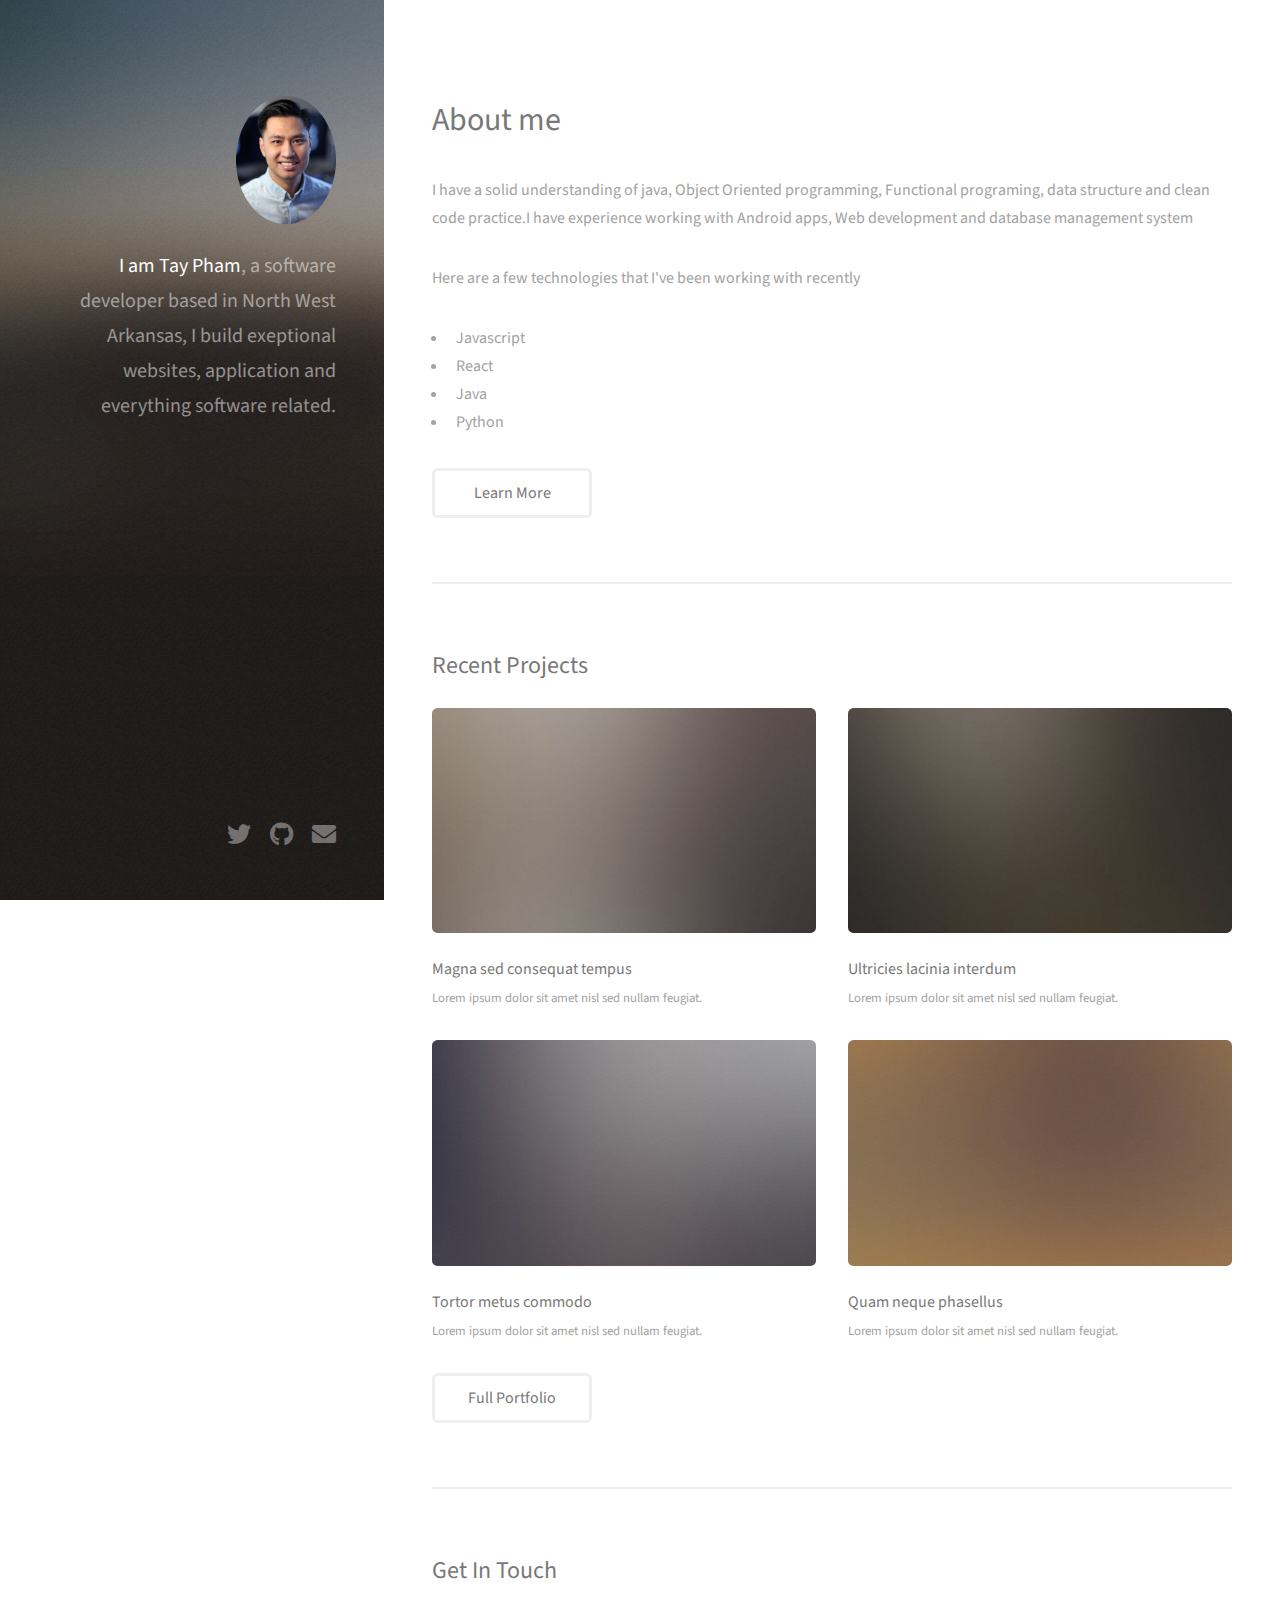
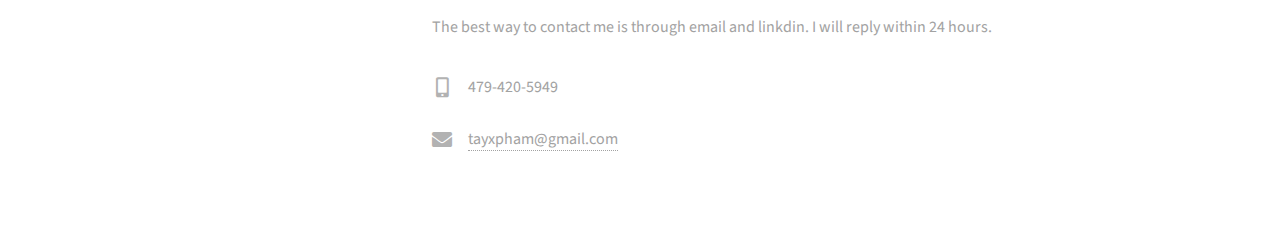
<file: index.html>
<!DOCTYPE HTML>
<!--
	Strata by HTML5 UP
	html5up.net | @ajlkn
	Free for personal and commercial use under the CCA 3.0 license (html5up.net/license)
-->
<html>
	<head>
		<title>Tay Pham</title>
		<meta charset="utf-8" />
		<meta name="viewport" content="width=device-width, initial-scale=1, user-scalable=no" />
		<link rel="stylesheet" href="assets/css/main.css" />
	</head>
	<body class="is-preload">

		<!-- Header -->
			<header id="header">
				<div class="inner">
					<a href="#" class="image avatar"><img src="images/avatar.jpg" alt="" /></a>
					<h1><strong>I am Tay Pham</strong>, a software developer
					based in North West Arkansas,<br />
					I build exeptional websites,<br />
					application and everything software related</a>.</h1>
				</div>
			</header>

		<!-- Main -->
			<div id="main">

				<!-- Summary -->
					<section id="one">
						<header class="major">
							<h2>About me</h2>
						</header>
						<p>I have a solid understanding of java, Object Oriented programming, Functional programing, 
							data structure and clean code practice.I have experience working with Android apps,
							Web development and database management system </p>
						<p> Here are a few technologies that I've been working with recently</p>
						<ul> 
							<li>Javascript</li>
							<li> React</li>
							<li>Java</li>
							<li> Python</li>
						</ul>
						<ul class="actions">
							<li><a href="#" class="button">Learn More</a></li>
						</ul>
					</section>

				<!-- Recent Projects -->
					<section id="two">
						<h2>Recent Projects</h2>
						<div class="row">
							<article class="col-6 col-12-xsmall work-item">
								<a href="images/fulls/01.jpg" class="image fit thumb"><img src="images/thumbs/01.jpg" alt="" /></a>
								<h3>Magna sed consequat tempus</h3>
								<p>Lorem ipsum dolor sit amet nisl sed nullam feugiat.</p>
							</article>
							<article class="col-6 col-12-xsmall work-item">
								<a href="images/fulls/02.jpg" class="image fit thumb"><img src="images/thumbs/02.jpg" alt="" /></a>
								<h3>Ultricies lacinia interdum</h3>
								<p>Lorem ipsum dolor sit amet nisl sed nullam feugiat.</p>
							</article>
							<article class="col-6 col-12-xsmall work-item">
								<a href="images/fulls/03.jpg" class="image fit thumb"><img src="images/thumbs/03.jpg" alt="" /></a>
								<h3>Tortor metus commodo</h3>
								<p>Lorem ipsum dolor sit amet nisl sed nullam feugiat.</p>
							</article>
							<article class="col-6 col-12-xsmall work-item">
								<a href="images/fulls/04.jpg" class="image fit thumb"><img src="images/thumbs/04.jpg" alt="" /></a>
								<h3>Quam neque phasellus</h3>
								<p>Lorem ipsum dolor sit amet nisl sed nullam feugiat.</p>
							</article>
							<!-- <article class="col-6 col-12-xsmall work-item">
								<a href="images/fulls/05.jpg" class="image fit thumb"><img src="images/thumbs/05.jpg" alt="" /></a>
								<h3>Nunc enim commodo aliquet</h3>
								<p>Lorem ipsum dolor sit amet nisl sed nullam feugiat.</p>
							</article>
							<article class="col-6 col-12-xsmall work-item">
								<a href="images/fulls/06.jpg" class="image fit thumb"><img src="images/thumbs/06.jpg" alt="" /></a>
								<h3>Risus ornare lacinia</h3>
								<p>Lorem ipsum dolor sit amet nisl sed nullam feugiat.</p>
							</article> -->
						</div>
						<ul class="actions">
							<li><a href="#" class="button">Full Portfolio</a></li>
						</ul>
					</section>

				<!-- Get in touch -->
					<section id="three">
						<h2>Get In Touch</h2>
						<p>The best way to contact me is through email and linkdin. I will reply within 24 hours.</p>
						<div class="row">
							<!-- <div class="col-8 col-12-small">
								<form method="post" action="#">
									<div class="row gtr-uniform gtr-50">
										<div class="col-6 col-12-xsmall"><input type="text" name="name" id="name" placeholder="Name" /></div>
										<div class="col-6 col-12-xsmall"><input type="email" name="email" id="email" placeholder="Email" /></div>
										<div class="col-12"><textarea name="message" id="message" placeholder="Message" rows="4"></textarea></div>
									</div>
								</form>
								<ul class="actions">
									<li><input type="submit" value="Send Message" /></li>
								</ul>
							</div> -->
							<div class="col-4 col-12-small">
								<ul class="labeled-icons">
									
									<li>
										<h3 class="icon solid fa-mobile-alt"><span class="label">Phone</span></h3>
										479-420-5949
									</li>
									<li>
										<h3 class="icon solid fa-envelope"><span class="label">Email</span></h3>
										<a href="#">tayxpham@gmail.com</a>
									</li>
								</ul>
							</div>
						</div>
					</section>

				<!-- Four -->
				<!--
					<section id="four">
						<h2>Elements</h2>

						<section>
							<h4>Text</h4>
							<p>This is <b>bold</b> and this is <strong>strong</strong>. This is <i>italic</i> and this is <em>emphasized</em>.
							This is <sup>superscript</sup> text and this is <sub>subscript</sub> text.
							This is <u>underlined</u> and this is code: <code>for (;;) { ... }</code>. Finally, <a href="#">this is a link</a>.</p>
							<hr />
							<header>
								<h4>Heading with a Subtitle</h4>
								<p>Lorem ipsum dolor sit amet nullam id egestas urna aliquam</p>
							</header>
							<p>Nunc lacinia ante nunc ac lobortis. Interdum adipiscing gravida odio porttitor sem non mi integer non faucibus ornare mi ut ante amet placerat aliquet. Volutpat eu sed ante lacinia sapien lorem accumsan varius montes viverra nibh in adipiscing blandit tempus accumsan.</p>
							<header>
								<h5>Heading with a Subtitle</h5>
								<p>Lorem ipsum dolor sit amet nullam id egestas urna aliquam</p>
							</header>
							<p>Nunc lacinia ante nunc ac lobortis. Interdum adipiscing gravida odio porttitor sem non mi integer non faucibus ornare mi ut ante amet placerat aliquet. Volutpat eu sed ante lacinia sapien lorem accumsan varius montes viverra nibh in adipiscing blandit tempus accumsan.</p>
							<hr />
							<h2>Heading Level 2</h2>
							<h3>Heading Level 3</h3>
							<h4>Heading Level 4</h4>
							<h5>Heading Level 5</h5>
							<h6>Heading Level 6</h6>
							<hr />
							<h5>Blockquote</h5>
							<blockquote>Fringilla nisl. Donec accumsan interdum nisi, quis tincidunt felis sagittis eget tempus euismod. Vestibulum ante ipsum primis in faucibus vestibulum. Blandit adipiscing eu felis iaculis volutpat ac adipiscing accumsan faucibus. Vestibulum ante ipsum primis in faucibus lorem ipsum dolor sit amet nullam adipiscing eu felis.</blockquote>
							<h5>Preformatted</h5>
							<pre><code>i = 0;

while (!deck.isInOrder()) {
print 'Iteration ' + i;
deck.shuffle();
i++;
}

print 'It took ' + i + ' iterations to sort the deck.';</code></pre>
						</section>

						<section>
							<h4>Lists</h4>
							<div class="row">
								<div class="col-6 col-12-xsmall">
									<h5>Unordered</h5>
									<ul>
										<li>Dolor pulvinar etiam magna etiam.</li>
										<li>Sagittis adipiscing lorem eleifend.</li>
										<li>Felis enim feugiat dolore viverra.</li>
									</ul>
									<h5>Alternate</h5>
									<ul class="alt">
										<li>Dolor pulvinar etiam magna etiam.</li>
										<li>Sagittis adipiscing lorem eleifend.</li>
										<li>Felis enim feugiat dolore viverra.</li>
									</ul>
								</div>
								<div class="col-6 col-12-xsmall">
									<h5>Ordered</h5>
									<ol>
										<li>Dolor pulvinar etiam magna etiam.</li>
										<li>Etiam vel felis at lorem sed viverra.</li>
										<li>Felis enim feugiat dolore viverra.</li>
										<li>Dolor pulvinar etiam magna etiam.</li>
										<li>Etiam vel felis at lorem sed viverra.</li>
										<li>Felis enim feugiat dolore viverra.</li>
									</ol>
									<h5>Icons</h5>
									<ul class="icons">
										<li><a href="#" class="icon brands fa-twitter"><span class="label">Twitter</span></a></li>
										<li><a href="#" class="icon brands fa-facebook-f"><span class="label">Facebook</span></a></li>
										<li><a href="#" class="icon brands fa-instagram"><span class="label">Instagram</span></a></li>
										<li><a href="#" class="icon brands fa-github"><span class="label">Github</span></a></li>
										<li><a href="#" class="icon brands fa-dribbble"><span class="label">Dribbble</span></a></li>
										<li><a href="#" class="icon brands fa-tumblr"><span class="label">Tumblr</span></a></li>
									</ul>
								</div>
							</div>
							<h5>Actions</h5>
							<ul class="actions">
								<li><a href="#" class="button primary">Default</a></li>
								<li><a href="#" class="button">Default</a></li>
							</ul>
							<ul class="actions small">
								<li><a href="#" class="button primary small">Small</a></li>
								<li><a href="#" class="button small">Small</a></li>
							</ul>
							<div class="row">
								<div class="col-6 col-12-small">
									<ul class="actions stacked">
										<li><a href="#" class="button primary">Default</a></li>
										<li><a href="#" class="button">Default</a></li>
									</ul>
								</div>
								<div class="col-6 col-12-small">
									<ul class="actions stacked">
										<li><a href="#" class="button primary small">Small</a></li>
										<li><a href="#" class="button small">Small</a></li>
									</ul>
								</div>
								<div class="col-6 col-12-small">
									<ul class="actions stacked">
										<li><a href="#" class="button primary fit">Default</a></li>
										<li><a href="#" class="button fit">Default</a></li>
									</ul>
								</div>
								<div class="col-6 col-12-small">
									<ul class="actions stacked">
										<li><a href="#" class="button primary small fit">Small</a></li>
										<li><a href="#" class="button small fit">Small</a></li>
									</ul>
								</div>
							</div>
						</section>

						<section>
							<h4>Table</h4>
							<h5>Default</h5>
							<div class="table-wrapper">
								<table>
									<thead>
										<tr>
											<th>Name</th>
											<th>Description</th>
											<th>Price</th>
										</tr>
									</thead>
									<tbody>
										<tr>
											<td>Item One</td>
											<td>Ante turpis integer aliquet porttitor.</td>
											<td>29.99</td>
										</tr>
										<tr>
											<td>Item Two</td>
											<td>Vis ac commodo adipiscing arcu aliquet.</td>
											<td>19.99</td>
										</tr>
										<tr>
											<td>Item Three</td>
											<td> Morbi faucibus arcu accumsan lorem.</td>
											<td>29.99</td>
										</tr>
										<tr>
											<td>Item Four</td>
											<td>Vitae integer tempus condimentum.</td>
											<td>19.99</td>
										</tr>
										<tr>
											<td>Item Five</td>
											<td>Ante turpis integer aliquet porttitor.</td>
											<td>29.99</td>
										</tr>
									</tbody>
									<tfoot>
										<tr>
											<td colspan="2"></td>
											<td>100.00</td>
										</tr>
									</tfoot>
								</table>
							</div>

							<h5>Alternate</h5>
							<div class="table-wrapper">
								<table class="alt">
									<thead>
										<tr>
											<th>Name</th>
											<th>Description</th>
											<th>Price</th>
										</tr>
									</thead>
									<tbody>
										<tr>
											<td>Item One</td>
											<td>Ante turpis integer aliquet porttitor.</td>
											<td>29.99</td>
										</tr>
										<tr>
											<td>Item Two</td>
											<td>Vis ac commodo adipiscing arcu aliquet.</td>
											<td>19.99</td>
										</tr>
										<tr>
											<td>Item Three</td>
											<td> Morbi faucibus arcu accumsan lorem.</td>
											<td>29.99</td>
										</tr>
										<tr>
											<td>Item Four</td>
											<td>Vitae integer tempus condimentum.</td>
											<td>19.99</td>
										</tr>
										<tr>
											<td>Item Five</td>
											<td>Ante turpis integer aliquet porttitor.</td>
											<td>29.99</td>
										</tr>
									</tbody>
									<tfoot>
										<tr>
											<td colspan="2"></td>
											<td>100.00</td>
										</tr>
									</tfoot>
								</table>
							</div>
						</section>

						<section>
							<h4>Buttons</h4>
							<ul class="actions">
								<li><a href="#" class="button primary">Primary</a></li>
								<li><a href="#" class="button">Default</a></li>
							</ul>
							<ul class="actions">
								<li><a href="#" class="button large">Large</a></li>
								<li><a href="#" class="button">Default</a></li>
								<li><a href="#" class="button small">Small</a></li>
							</ul>
							<ul class="actions fit">
								<li><a href="#" class="button primary fit">Fit</a></li>
								<li><a href="#" class="button fit">Fit</a></li>
							</ul>
							<ul class="actions fit small">
								<li><a href="#" class="button primary fit small">Fit + Small</a></li>
								<li><a href="#" class="button fit small">Fit + Small</a></li>
							</ul>
							<ul class="actions">
								<li><a href="#" class="button primary icon solid fa-download">Icon</a></li>
								<li><a href="#" class="button icon solid fa-download">Icon</a></li>
							</ul>
							<ul class="actions">
								<li><span class="button primary disabled">Primary</span></li>
								<li><span class="button disabled">Default</span></li>
							</ul>
						</section>

						<section>
							<h4>Form</h4>
							<form method="post" action="#">
								<div class="row gtr-uniform gtr-50">
									<div class="col-6 col-12-xsmall">
										<input type="text" name="demo-name" id="demo-name" value="" placeholder="Name" />
									</div>
									<div class="col-6 col-12-xsmall">
										<input type="email" name="demo-email" id="demo-email" value="" placeholder="Email" />
									</div>
									<div class="col-12">
										<select name="demo-category" id="demo-category">
											<option value="">- Category -</option>
											<option value="1">Manufacturing</option>
											<option value="1">Shipping</option>
											<option value="1">Administration</option>
											<option value="1">Human Resources</option>
										</select>
									</div>
									<div class="col-4 col-12-small">
										<input type="radio" id="demo-priority-low" name="demo-priority" checked>
										<label for="demo-priority-low">Low Priority</label>
									</div>
									<div class="col-4 col-12-small">
										<input type="radio" id="demo-priority-normal" name="demo-priority">
										<label for="demo-priority-normal">Normal Priority</label>
									</div>
									<div class="col-4 col-12-small">
										<input type="radio" id="demo-priority-high" name="demo-priority">
										<label for="demo-priority-high">High Priority</label>
									</div>
									<div class="col-6 col-12-small">
										<input type="checkbox" id="demo-copy" name="demo-copy">
										<label for="demo-copy">Email me a copy of this message</label>
									</div>
									<div class="col-6 col-12-small">
										<input type="checkbox" id="demo-human" name="demo-human" checked>
										<label for="demo-human">I am a human and not a robot</label>
									</div>
									<div class="col-12">
										<textarea name="demo-message" id="demo-message" placeholder="Enter your message" rows="6"></textarea>
									</div>
									<div class="col-12">
										<ul class="actions">
											<li><input type="submit" value="Send Message" class="primary" /></li>
											<li><input type="reset" value="Reset" /></li>
										</ul>
									</div>
								</div>
							</form>
						</section>

						<section>
							<h4>Image</h4>
							<h5>Fit</h5>
							<div class="box alt">
								<div class="row gtr-50 gtr-uniform">
									<div class="col-12"><span class="image fit"><img src="images/fulls/05.jpg" alt="" /></span></div>
									<div class="col-4"><span class="image fit"><img src="images/thumbs/01.jpg" alt="" /></span></div>
									<div class="col-4"><span class="image fit"><img src="images/thumbs/02.jpg" alt="" /></span></div>
									<div class="col-4"><span class="image fit"><img src="images/thumbs/03.jpg" alt="" /></span></div>
									<div class="col-4"><span class="image fit"><img src="images/thumbs/04.jpg" alt="" /></span></div>
									<div class="col-4"><span class="image fit"><img src="images/thumbs/05.jpg" alt="" /></span></div>
									<div class="col-4"><span class="image fit"><img src="images/thumbs/06.jpg" alt="" /></span></div>
									<div class="col-4"><span class="image fit"><img src="images/thumbs/03.jpg" alt="" /></span></div>
									<div class="col-4"><span class="image fit"><img src="images/thumbs/02.jpg" alt="" /></span></div>
									<div class="col-4"><span class="image fit"><img src="images/thumbs/01.jpg" alt="" /></span></div>
								</div>
							</div>
							<h5>Left &amp; Right</h5>
							<p><span class="image left"><img src="images/avatar.jpg" alt="" /></span>Fringilla nisl. Donec accumsan interdum nisi, quis tincidunt felis sagittis eget. tempus euismod. Vestibulum ante ipsum primis in faucibus vestibulum. Blandit adipiscing eu felis iaculis volutpat ac adipiscing accumsan eu faucibus. Integer ac pellentesque praesent tincidunt felis sagittis eget. tempus euismod. Vestibulum ante ipsum primis in faucibus vestibulum. Blandit adipiscing eu felis iaculis volutpat ac adipiscing accumsan eu faucibus. Integer ac pellentesque praesent. Donec accumsan interdum nisi, quis tincidunt felis sagittis eget. tempus euismod. Vestibulum ante ipsum primis in faucibus vestibulum. Blandit adipiscing eu felis iaculis volutpat ac adipiscing accumsan eu faucibus. Integer ac pellentesque praesent tincidunt felis sagittis eget. tempus euismod. Vestibulum ante ipsum primis in faucibus vestibulum. Blandit adipiscing eu felis iaculis volutpat ac adipiscing accumsan eu faucibus. Integer ac pellentesque praesent.</p>
							<p><span class="image right"><img src="images/avatar.jpg" alt="" /></span>Fringilla nisl. Donec accumsan interdum nisi, quis tincidunt felis sagittis eget. tempus euismod. Vestibulum ante ipsum primis in faucibus vestibulum. Blandit adipiscing eu felis iaculis volutpat ac adipiscing accumsan eu faucibus. Integer ac pellentesque praesent tincidunt felis sagittis eget. tempus euismod. Vestibulum ante ipsum primis in faucibus vestibulum. Blandit adipiscing eu felis iaculis volutpat ac adipiscing accumsan eu faucibus. Integer ac pellentesque praesent. Donec accumsan interdum nisi, quis tincidunt felis sagittis eget. tempus euismod. Vestibulum ante ipsum primis in faucibus vestibulum. Blandit adipiscing eu felis iaculis volutpat ac adipiscing accumsan eu faucibus. Integer ac pellentesque praesent tincidunt felis sagittis eget. tempus euismod. Vestibulum ante ipsum primis in faucibus vestibulum. Blandit adipiscing eu felis iaculis volutpat ac adipiscing accumsan eu faucibus. Integer ac pellentesque praesent.</p>
						</section>

					</section>
				-->

			</div>

		<!-- Footer -->
			<footer id="footer">
				<div class="inner">
					<ul class="icons">
						<li><a href="https://twitter.com/TayPham5" class="icon brands fa-twitter"><span class="label">Twitter</span></a></li>
						<li><a href="https://github.com/taypham" class="icon brands fa-github"><span class="label">Github</span></a></li>
						<li><a href="" class="icon solid fa-envelope"><span class="label">Email</span></a></li>
					</ul>
					
				</div>
			</footer>

		<!-- Scripts -->
			<script src="assets/js/jquery.min.js"></script>
			<script src="assets/js/jquery.poptrox.min.js"></script>
			<script src="assets/js/browser.min.js"></script>
			<script src="assets/js/breakpoints.min.js"></script>
			<script src="assets/js/util.js"></script>
			<script src="assets/js/main.js"></script>

	</body>
</html>
</file>
<file: assets/css/main.css>
@import url("fontawesome-all.min.css");
@import url("https://fonts.googleapis.com/css?family=Source+Sans+Pro:400,400italic");

/*
	Strata by HTML5 UP
	html5up.net | @ajlkn
	Free for personal and commercial use under the CCA 3.0 license (html5up.net/license)
*/

html, body, div, span, applet, object,
iframe, h1, h2, h3, h4, h5, h6, p, blockquote,
pre, a, abbr, acronym, address, big, cite,
code, del, dfn, em, img, ins, kbd, q, s, samp,
small, strike, strong, sub, sup, tt, var, b,
u, i, center, dl, dt, dd, ol, ul, li, fieldset,
form, label, legend, table, caption, tbody,
tfoot, thead, tr, th, td, article, aside,
canvas, details, embed, figure, figcaption,
footer, header, hgroup, menu, nav, output, ruby,
section, summary, time, mark, audio, video {
	margin: 0;
	padding: 0;
	border: 0;
	font-size: 100%;
	font: inherit;
	vertical-align: baseline;}

article, aside, details, figcaption, figure,
footer, header, hgroup, menu, nav, section {
	display: block;}

body {
	line-height: 1;
}

ol, ul {
	list-style: none;
}

blockquote, q {
	quotes: none;
}

	blockquote:before, blockquote:after, q:before, q:after {
		content: '';
		content: none;
	}

table {
	border-collapse: collapse;
	border-spacing: 0;
}

body {
	-webkit-text-size-adjust: none;
}

mark {
	background-color: transparent;
	color: inherit;
}

input::-moz-focus-inner {
	border: 0;
	padding: 0;
}

input, select, textarea {
	-moz-appearance: none;
	-webkit-appearance: none;
	-ms-appearance: none;
	appearance: none;
}

/* Basic */

	html {
		box-sizing: border-box;
	}

	*, *:before, *:after {
		box-sizing: inherit;
	}

	body {
		background: #fff;
	}

		body.is-preload *, body.is-preload *:before, body.is-preload *:after {
			-moz-animation: none !important;
			-webkit-animation: none !important;
			-ms-animation: none !important;
			animation: none !important;
			-moz-transition: none !important;
			-webkit-transition: none !important;
			-ms-transition: none !important;
			transition: none !important;
		}

	body, input, select, textarea {
		color: #a2a2a2;
		font-family: "Source Sans Pro", Helvetica, sans-serif;
		font-size: 16pt;
		font-weight: 400;
		line-height: 1.75em;
	}

	a {
		-moz-transition: color 0.2s ease-in-out, border-color 0.2s ease-in-out;
		-webkit-transition: color 0.2s ease-in-out, border-color 0.2s ease-in-out;
		-ms-transition: color 0.2s ease-in-out, border-color 0.2s ease-in-out;
		transition: color 0.2s ease-in-out, border-color 0.2s ease-in-out;
		border-bottom: dotted 1px;
		color: #49bf9d;
		text-decoration: none;
	}

		a:hover {
			border-bottom-color: transparent;
			color: #49bf9d !important;
			text-decoration: none;
		}

	strong, b {
		color: #787878;
		font-weight: 400;
	}

	em, i {
		font-style: italic;
	}

	p {
		margin: 0 0 2em 0;
	}

	h1, h2, h3, h4, h5, h6 {
		color: #787878;
		font-weight: 400;
		line-height: 1em;
		margin: 0 0 1em 0;
	}

		h1 a, h2 a, h3 a, h4 a, h5 a, h6 a {
			color: inherit;
			text-decoration: none;
		}

	h1 {
		font-size: 2em;
		line-height: 1.5em;
	}

	h2 {
		font-size: 1.5em;
		line-height: 1.5em;
	}

	h3 {
		font-size: 1.25em;
		line-height: 1.5em;
	}

	h4 {
		font-size: 1.1em;
		line-height: 1.5em;
	}

	h5 {
		font-size: 0.9em;
		line-height: 1.5em;
	}

	h6 {
		font-size: 0.7em;
		line-height: 1.5em;
	}

	sub {
		font-size: 0.8em;
		position: relative;
		top: 0.5em;
	}

	sup {
		font-size: 0.8em;
		position: relative;
		top: -0.5em;
	}

	hr {
		border: 0;
		border-bottom: solid 2px #efefef;
		margin: 2em 0;
	}

		hr.major {
			margin: 3em 0;
		}

	blockquote {
		border-left: solid 6px #efefef;
		font-style: italic;
		margin: 0 0 2em 0;
		padding: 0.5em 0 0.5em 1.5em;
	}

	code {
		background: #f7f7f7;
		border-radius: 0.35em;
		border: solid 2px #efefef;
		font-family: "Courier New", monospace;
		font-size: 0.9em;
		margin: 0 0.25em;
		padding: 0.25em 0.65em;
	}

	pre {
		-webkit-overflow-scrolling: touch;
		font-family: "Courier New", monospace;
		font-size: 0.9em;
		margin: 0 0 2em 0;
	}

		pre code {
			display: block;
			line-height: 1.75em;
			padding: 1em 1.5em;
			overflow-x: auto;
		}

	.align-left {
		text-align: left;
	}

	.align-center {
		text-align: center;
	}

	.align-right {
		text-align: right;
	}

/* Container */

	.container {
		margin: 0 auto;
		max-width: calc(100% - 4em);
		width: 100%;
	}

		.container.xsmall {
			width: 25%;
		}

		.container.small {
			width: 50%;
		}

		.container.medium {
			width: 75%;
		}

		.container.large {
			width: 125%;
		}

		.container.xlarge {
			width: 150%;
		}

		.container.max {
			width: 100%;
		}

		@media screen and (max-width: 980px) {

			.container {
				width: 100% !important;
				max-width: 100% !important;
			}

		}

		@media screen and (max-width: 480px) {

			.container {
				max-width: calc(100% - 3em);
			}

		}

/* Row */

	.row {
		display: flex;
		flex-wrap: wrap;
		box-sizing: border-box;
		align-items: stretch;
	}

		.row > * {
			box-sizing: border-box;
		}

		.row.gtr-uniform > * > :last-child {
			margin-bottom: 0;
		}

		.row.aln-left {
			justify-content: flex-start;
		}

		.row.aln-center {
			justify-content: center;
		}

		.row.aln-right {
			justify-content: flex-end;
		}

		.row.aln-top {
			align-items: flex-start;
		}

		.row.aln-middle {
			align-items: center;
		}

		.row.aln-bottom {
			align-items: flex-end;
		}

		.row > .imp {
			order: -1;
		}

		.row > .col-1 {
			width: 8.33333%;
		}

		.row > .off-1 {
			margin-left: 8.33333%;
		}

		.row > .col-2 {
			width: 16.66667%;
		}

		.row > .off-2 {
			margin-left: 16.66667%;
		}

		.row > .col-3 {
			width: 25%;
		}

		.row > .off-3 {
			margin-left: 25%;
		}

		.row > .col-4 {
			width: 33.33333%;
		}

		.row > .off-4 {
			margin-left: 33.33333%;
		}

		.row > .col-5 {
			width: 41.66667%;
		}

		.row > .off-5 {
			margin-left: 41.66667%;
		}

		.row > .col-6 {
			width: 50%;
		}

		.row > .off-6 {
			margin-left: 50%;
		}

		.row > .col-7 {
			width: 58.33333%;
		}

		.row > .off-7 {
			margin-left: 58.33333%;
		}

		.row > .col-8 {
			width: 66.66667%;
		}

		.row > .off-8 {
			margin-left: 66.66667%;
		}

		.row > .col-9 {
			width: 75%;
		}

		.row > .off-9 {
			margin-left: 75%;
		}

		.row > .col-10 {
			width: 83.33333%;
		}

		.row > .off-10 {
			margin-left: 83.33333%;
		}

		.row > .col-11 {
			width: 91.66667%;
		}

		.row > .off-11 {
			margin-left: 91.66667%;
		}

		.row > .col-12 {
			width: 100%;
		}

		.row > .off-12 {
			margin-left: 100%;
		}

		.row.gtr-0 {
			margin-top: 0;
			margin-left: 0em;
		}

			.row.gtr-0 > * {
				padding: 0 0 0 0em;
			}

			.row.gtr-0.gtr-uniform {
				margin-top: 0em;
			}

				.row.gtr-0.gtr-uniform > * {
					padding-top: 0em;
				}

		.row.gtr-25 {
			margin-top: 0;
			margin-left: -0.625em;
		}

			.row.gtr-25 > * {
				padding: 0 0 0 0.625em;
			}

			.row.gtr-25.gtr-uniform {
				margin-top: -0.625em;
			}

				.row.gtr-25.gtr-uniform > * {
					padding-top: 0.625em;
				}

		.row.gtr-50 {
			margin-top: 0;
			margin-left: -1.25em;
		}

			.row.gtr-50 > * {
				padding: 0 0 0 1.25em;
			}

			.row.gtr-50.gtr-uniform {
				margin-top: -1.25em;
			}

				.row.gtr-50.gtr-uniform > * {
					padding-top: 1.25em;
				}

		.row {
			margin-top: 0;
			margin-left: -2.5em;
		}

			.row > * {
				padding: 0 0 0 2.5em;
			}

			.row.gtr-uniform {
				margin-top: -2.5em;
			}

				.row.gtr-uniform > * {
					padding-top: 2.5em;
				}

		.row.gtr-150 {
			margin-top: 0;
			margin-left: -3.75em;
		}

			.row.gtr-150 > * {
				padding: 0 0 0 3.75em;
			}

			.row.gtr-150.gtr-uniform {
				margin-top: -3.75em;
			}

				.row.gtr-150.gtr-uniform > * {
					padding-top: 3.75em;
				}

		.row.gtr-200 {
			margin-top: 0;
			margin-left: -5em;
		}

			.row.gtr-200 > * {
				padding: 0 0 0 5em;
			}

			.row.gtr-200.gtr-uniform {
				margin-top: -5em;
			}

				.row.gtr-200.gtr-uniform > * {
					padding-top: 5em;
				}

		@media screen and (max-width: 1800px) {

			.row {
				display: flex;
				flex-wrap: wrap;
				box-sizing: border-box;
				align-items: stretch;
			}

				.row > * {
					box-sizing: border-box;
				}

				.row.gtr-uniform > * > :last-child {
					margin-bottom: 0;
				}

				.row.aln-left {
					justify-content: flex-start;
				}

				.row.aln-center {
					justify-content: center;
				}

				.row.aln-right {
					justify-content: flex-end;
				}

				.row.aln-top {
					align-items: flex-start;
				}

				.row.aln-middle {
					align-items: center;
				}

				.row.aln-bottom {
					align-items: flex-end;
				}

				.row > .imp-xlarge {
					order: -1;
				}

				.row > .col-1-xlarge {
					width: 8.33333%;
				}

				.row > .off-1-xlarge {
					margin-left: 8.33333%;
				}

				.row > .col-2-xlarge {
					width: 16.66667%;
				}

				.row > .off-2-xlarge {
					margin-left: 16.66667%;
				}

				.row > .col-3-xlarge {
					width: 25%;
				}

				.row > .off-3-xlarge {
					margin-left: 25%;
				}

				.row > .col-4-xlarge {
					width: 33.33333%;
				}

				.row > .off-4-xlarge {
					margin-left: 33.33333%;
				}

				.row > .col-5-xlarge {
					width: 41.66667%;
				}

				.row > .off-5-xlarge {
					margin-left: 41.66667%;
				}

				.row > .col-6-xlarge {
					width: 50%;
				}

				.row > .off-6-xlarge {
					margin-left: 50%;
				}

				.row > .col-7-xlarge {
					width: 58.33333%;
				}

				.row > .off-7-xlarge {
					margin-left: 58.33333%;
				}

				.row > .col-8-xlarge {
					width: 66.66667%;
				}

				.row > .off-8-xlarge {
					margin-left: 66.66667%;
				}

				.row > .col-9-xlarge {
					width: 75%;
				}

				.row > .off-9-xlarge {
					margin-left: 75%;
				}

				.row > .col-10-xlarge {
					width: 83.33333%;
				}

				.row > .off-10-xlarge {
					margin-left: 83.33333%;
				}

				.row > .col-11-xlarge {
					width: 91.66667%;
				}

				.row > .off-11-xlarge {
					margin-left: 91.66667%;
				}

				.row > .col-12-xlarge {
					width: 100%;
				}

				.row > .off-12-xlarge {
					margin-left: 100%;
				}

				.row.gtr-0 {
					margin-top: 0;
					margin-left: 0em;
				}

					.row.gtr-0 > * {
						padding: 0 0 0 0em;
					}

					.row.gtr-0.gtr-uniform {
						margin-top: 0em;
					}

						.row.gtr-0.gtr-uniform > * {
							padding-top: 0em;
						}

				.row.gtr-25 {
					margin-top: 0;
					margin-left: -0.625em;
				}

					.row.gtr-25 > * {
						padding: 0 0 0 0.625em;
					}

					.row.gtr-25.gtr-uniform {
						margin-top: -0.625em;
					}

						.row.gtr-25.gtr-uniform > * {
							padding-top: 0.625em;
						}

				.row.gtr-50 {
					margin-top: 0;
					margin-left: -1.25em;
				}

					.row.gtr-50 > * {
						padding: 0 0 0 1.25em;
					}

					.row.gtr-50.gtr-uniform {
						margin-top: -1.25em;
					}

						.row.gtr-50.gtr-uniform > * {
							padding-top: 1.25em;
						}

				.row {
					margin-top: 0;
					margin-left: -2.5em;
				}

					.row > * {
						padding: 0 0 0 2.5em;
					}

					.row.gtr-uniform {
						margin-top: -2.5em;
					}

						.row.gtr-uniform > * {
							padding-top: 2.5em;
						}

				.row.gtr-150 {
					margin-top: 0;
					margin-left: -3.75em;
				}

					.row.gtr-150 > * {
						padding: 0 0 0 3.75em;
					}

					.row.gtr-150.gtr-uniform {
						margin-top: -3.75em;
					}

						.row.gtr-150.gtr-uniform > * {
							padding-top: 3.75em;
						}

				.row.gtr-200 {
					margin-top: 0;
					margin-left: -5em;
				}

					.row.gtr-200 > * {
						padding: 0 0 0 5em;
					}

					.row.gtr-200.gtr-uniform {
						margin-top: -5em;
					}

						.row.gtr-200.gtr-uniform > * {
							padding-top: 5em;
						}

		}

		@media screen and (max-width: 1280px) {

			.row {
				display: flex;
				flex-wrap: wrap;
				box-sizing: border-box;
				align-items: stretch;
			}

				.row > * {
					box-sizing: border-box;
				}

				.row.gtr-uniform > * > :last-child {
					margin-bottom: 0;
				}

				.row.aln-left {
					justify-content: flex-start;
				}

				.row.aln-center {
					justify-content: center;
				}

				.row.aln-right {
					justify-content: flex-end;
				}

				.row.aln-top {
					align-items: flex-start;
				}

				.row.aln-middle {
					align-items: center;
				}

				.row.aln-bottom {
					align-items: flex-end;
				}

				.row > .imp-large {
					order: -1;
				}

				.row > .col-1-large {
					width: 8.33333%;
				}

				.row > .off-1-large {
					margin-left: 8.33333%;
				}

				.row > .col-2-large {
					width: 16.66667%;
				}

				.row > .off-2-large {
					margin-left: 16.66667%;
				}

				.row > .col-3-large {
					width: 25%;
				}

				.row > .off-3-large {
					margin-left: 25%;
				}

				.row > .col-4-large {
					width: 33.33333%;
				}

				.row > .off-4-large {
					margin-left: 33.33333%;
				}

				.row > .col-5-large {
					width: 41.66667%;
				}

				.row > .off-5-large {
					margin-left: 41.66667%;
				}

				.row > .col-6-large {
					width: 50%;
				}

				.row > .off-6-large {
					margin-left: 50%;
				}

				.row > .col-7-large {
					width: 58.33333%;
				}

				.row > .off-7-large {
					margin-left: 58.33333%;
				}

				.row > .col-8-large {
					width: 66.66667%;
				}

				.row > .off-8-large {
					margin-left: 66.66667%;
				}

				.row > .col-9-large {
					width: 75%;
				}

				.row > .off-9-large {
					margin-left: 75%;
				}

				.row > .col-10-large {
					width: 83.33333%;
				}

				.row > .off-10-large {
					margin-left: 83.33333%;
				}

				.row > .col-11-large {
					width: 91.66667%;
				}

				.row > .off-11-large {
					margin-left: 91.66667%;
				}

				.row > .col-12-large {
					width: 100%;
				}

				.row > .off-12-large {
					margin-left: 100%;
				}

				.row.gtr-0 {
					margin-top: 0;
					margin-left: 0em;
				}

					.row.gtr-0 > * {
						padding: 0 0 0 0em;
					}

					.row.gtr-0.gtr-uniform {
						margin-top: 0em;
					}

						.row.gtr-0.gtr-uniform > * {
							padding-top: 0em;
						}

				.row.gtr-25 {
					margin-top: 0;
					margin-left: -0.5em;
				}

					.row.gtr-25 > * {
						padding: 0 0 0 0.5em;
					}

					.row.gtr-25.gtr-uniform {
						margin-top: -0.5em;
					}

						.row.gtr-25.gtr-uniform > * {
							padding-top: 0.5em;
						}

				.row.gtr-50 {
					margin-top: 0;
					margin-left: -1em;
				}

					.row.gtr-50 > * {
						padding: 0 0 0 1em;
					}

					.row.gtr-50.gtr-uniform {
						margin-top: -1em;
					}

						.row.gtr-50.gtr-uniform > * {
							padding-top: 1em;
						}

				.row {
					margin-top: 0;
					margin-left: -2em;
				}

					.row > * {
						padding: 0 0 0 2em;
					}

					.row.gtr-uniform {
						margin-top: -2em;
					}

						.row.gtr-uniform > * {
							padding-top: 2em;
						}

				.row.gtr-150 {
					margin-top: 0;
					margin-left: -3em;
				}

					.row.gtr-150 > * {
						padding: 0 0 0 3em;
					}

					.row.gtr-150.gtr-uniform {
						margin-top: -3em;
					}

						.row.gtr-150.gtr-uniform > * {
							padding-top: 3em;
						}

				.row.gtr-200 {
					margin-top: 0;
					margin-left: -4em;
				}

					.row.gtr-200 > * {
						padding: 0 0 0 4em;
					}

					.row.gtr-200.gtr-uniform {
						margin-top: -4em;
					}

						.row.gtr-200.gtr-uniform > * {
							padding-top: 4em;
						}

		}

		@media screen and (max-width: 980px) {

			.row {
				display: flex;
				flex-wrap: wrap;
				box-sizing: border-box;
				align-items: stretch;
			}

				.row > * {
					box-sizing: border-box;
				}

				.row.gtr-uniform > * > :last-child {
					margin-bottom: 0;
				}

				.row.aln-left {
					justify-content: flex-start;
				}

				.row.aln-center {
					justify-content: center;
				}

				.row.aln-right {
					justify-content: flex-end;
				}

				.row.aln-top {
					align-items: flex-start;
				}

				.row.aln-middle {
					align-items: center;
				}

				.row.aln-bottom {
					align-items: flex-end;
				}

				.row > .imp-medium {
					order: -1;
				}

				.row > .col-1-medium {
					width: 8.33333%;
				}

				.row > .off-1-medium {
					margin-left: 8.33333%;
				}

				.row > .col-2-medium {
					width: 16.66667%;
				}

				.row > .off-2-medium {
					margin-left: 16.66667%;
				}

				.row > .col-3-medium {
					width: 25%;
				}

				.row > .off-3-medium {
					margin-left: 25%;
				}

				.row > .col-4-medium {
					width: 33.33333%;
				}

				.row > .off-4-medium {
					margin-left: 33.33333%;
				}

				.row > .col-5-medium {
					width: 41.66667%;
				}

				.row > .off-5-medium {
					margin-left: 41.66667%;
				}

				.row > .col-6-medium {
					width: 50%;
				}

				.row > .off-6-medium {
					margin-left: 50%;
				}

				.row > .col-7-medium {
					width: 58.33333%;
				}

				.row > .off-7-medium {
					margin-left: 58.33333%;
				}

				.row > .col-8-medium {
					width: 66.66667%;
				}

				.row > .off-8-medium {
					margin-left: 66.66667%;
				}

				.row > .col-9-medium {
					width: 75%;
				}

				.row > .off-9-medium {
					margin-left: 75%;
				}

				.row > .col-10-medium {
					width: 83.33333%;
				}

				.row > .off-10-medium {
					margin-left: 83.33333%;
				}

				.row > .col-11-medium {
					width: 91.66667%;
				}

				.row > .off-11-medium {
					margin-left: 91.66667%;
				}

				.row > .col-12-medium {
					width: 100%;
				}

				.row > .off-12-medium {
					margin-left: 100%;
				}

				.row.gtr-0 {
					margin-top: 0;
					margin-left: 0em;
				}

					.row.gtr-0 > * {
						padding: 0 0 0 0em;
					}

					.row.gtr-0.gtr-uniform {
						margin-top: 0em;
					}

						.row.gtr-0.gtr-uniform > * {
							padding-top: 0em;
						}

				.row.gtr-25 {
					margin-top: 0;
					margin-left: -0.5em;
				}

					.row.gtr-25 > * {
						padding: 0 0 0 0.5em;
					}

					.row.gtr-25.gtr-uniform {
						margin-top: -0.5em;
					}

						.row.gtr-25.gtr-uniform > * {
							padding-top: 0.5em;
						}

				.row.gtr-50 {
					margin-top: 0;
					margin-left: -1em;
				}

					.row.gtr-50 > * {
						padding: 0 0 0 1em;
					}

					.row.gtr-50.gtr-uniform {
						margin-top: -1em;
					}

						.row.gtr-50.gtr-uniform > * {
							padding-top: 1em;
						}

				.row {
					margin-top: 0;
					margin-left: -2em;
				}

					.row > * {
						padding: 0 0 0 2em;
					}

					.row.gtr-uniform {
						margin-top: -2em;
					}

						.row.gtr-uniform > * {
							padding-top: 2em;
						}

				.row.gtr-150 {
					margin-top: 0;
					margin-left: -3em;
				}

					.row.gtr-150 > * {
						padding: 0 0 0 3em;
					}

					.row.gtr-150.gtr-uniform {
						margin-top: -3em;
					}

						.row.gtr-150.gtr-uniform > * {
							padding-top: 3em;
						}

				.row.gtr-200 {
					margin-top: 0;
					margin-left: -4em;
				}

					.row.gtr-200 > * {
						padding: 0 0 0 4em;
					}

					.row.gtr-200.gtr-uniform {
						margin-top: -4em;
					}

						.row.gtr-200.gtr-uniform > * {
							padding-top: 4em;
						}

		}

		@media screen and (max-width: 736px) {

			.row {
				display: flex;
				flex-wrap: wrap;
				box-sizing: border-box;
				align-items: stretch;
			}

				.row > * {
					box-sizing: border-box;
				}

				.row.gtr-uniform > * > :last-child {
					margin-bottom: 0;
				}

				.row.aln-left {
					justify-content: flex-start;
				}

				.row.aln-center {
					justify-content: center;
				}

				.row.aln-right {
					justify-content: flex-end;
				}

				.row.aln-top {
					align-items: flex-start;
				}

				.row.aln-middle {
					align-items: center;
				}

				.row.aln-bottom {
					align-items: flex-end;
				}

				.row > .imp-small {
					order: -1;
				}

				.row > .col-1-small {
					width: 8.33333%;
				}

				.row > .off-1-small {
					margin-left: 8.33333%;
				}

				.row > .col-2-small {
					width: 16.66667%;
				}

				.row > .off-2-small {
					margin-left: 16.66667%;
				}

				.row > .col-3-small {
					width: 25%;
				}

				.row > .off-3-small {
					margin-left: 25%;
				}

				.row > .col-4-small {
					width: 33.33333%;
				}

				.row > .off-4-small {
					margin-left: 33.33333%;
				}

				.row > .col-5-small {
					width: 41.66667%;
				}

				.row > .off-5-small {
					margin-left: 41.66667%;
				}

				.row > .col-6-small {
					width: 50%;
				}

				.row > .off-6-small {
					margin-left: 50%;
				}

				.row > .col-7-small {
					width: 58.33333%;
				}

				.row > .off-7-small {
					margin-left: 58.33333%;
				}

				.row > .col-8-small {
					width: 66.66667%;
				}

				.row > .off-8-small {
					margin-left: 66.66667%;
				}

				.row > .col-9-small {
					width: 75%;
				}

				.row > .off-9-small {
					margin-left: 75%;
				}

				.row > .col-10-small {
					width: 83.33333%;
				}

				.row > .off-10-small {
					margin-left: 83.33333%;
				}

				.row > .col-11-small {
					width: 91.66667%;
				}

				.row > .off-11-small {
					margin-left: 91.66667%;
				}

				.row > .col-12-small {
					width: 100%;
				}

				.row > .off-12-small {
					margin-left: 100%;
				}

				.row.gtr-0 {
					margin-top: 0;
					margin-left: 0em;
				}

					.row.gtr-0 > * {
						padding: 0 0 0 0em;
					}

					.row.gtr-0.gtr-uniform {
						margin-top: 0em;
					}

						.row.gtr-0.gtr-uniform > * {
							padding-top: 0em;
						}

				.row.gtr-25 {
					margin-top: 0;
					margin-left: -0.375em;
				}

					.row.gtr-25 > * {
						padding: 0 0 0 0.375em;
					}

					.row.gtr-25.gtr-uniform {
						margin-top: -0.375em;
					}

						.row.gtr-25.gtr-uniform > * {
							padding-top: 0.375em;
						}

				.row.gtr-50 {
					margin-top: 0;
					margin-left: -0.75em;
				}

					.row.gtr-50 > * {
						padding: 0 0 0 0.75em;
					}

					.row.gtr-50.gtr-uniform {
						margin-top: -0.75em;
					}

						.row.gtr-50.gtr-uniform > * {
							padding-top: 0.75em;
						}

				.row {
					margin-top: 0;
					margin-left: -1.5em;
				}

					.row > * {
						padding: 0 0 0 1.5em;
					}

					.row.gtr-uniform {
						margin-top: -1.5em;
					}

						.row.gtr-uniform > * {
							padding-top: 1.5em;
						}

				.row.gtr-150 {
					margin-top: 0;
					margin-left: -2.25em;
				}

					.row.gtr-150 > * {
						padding: 0 0 0 2.25em;
					}

					.row.gtr-150.gtr-uniform {
						margin-top: -2.25em;
					}

						.row.gtr-150.gtr-uniform > * {
							padding-top: 2.25em;
						}

				.row.gtr-200 {
					margin-top: 0;
					margin-left: -3em;
				}

					.row.gtr-200 > * {
						padding: 0 0 0 3em;
					}

					.row.gtr-200.gtr-uniform {
						margin-top: -3em;
					}

						.row.gtr-200.gtr-uniform > * {
							padding-top: 3em;
						}

		}

		@media screen and (max-width: 480px) {

			.row {
				display: flex;
				flex-wrap: wrap;
				box-sizing: border-box;
				align-items: stretch;
			}

				.row > * {
					box-sizing: border-box;
				}

				.row.gtr-uniform > * > :last-child {
					margin-bottom: 0;
				}

				.row.aln-left {
					justify-content: flex-start;
				}

				.row.aln-center {
					justify-content: center;
				}

				.row.aln-right {
					justify-content: flex-end;
				}

				.row.aln-top {
					align-items: flex-start;
				}

				.row.aln-middle {
					align-items: center;
				}

				.row.aln-bottom {
					align-items: flex-end;
				}

				.row > .imp-xsmall {
					order: -1;
				}

				.row > .col-1-xsmall {
					width: 8.33333%;
				}

				.row > .off-1-xsmall {
					margin-left: 8.33333%;
				}

				.row > .col-2-xsmall {
					width: 16.66667%;
				}

				.row > .off-2-xsmall {
					margin-left: 16.66667%;
				}

				.row > .col-3-xsmall {
					width: 25%;
				}

				.row > .off-3-xsmall {
					margin-left: 25%;
				}

				.row > .col-4-xsmall {
					width: 33.33333%;
				}

				.row > .off-4-xsmall {
					margin-left: 33.33333%;
				}

				.row > .col-5-xsmall {
					width: 41.66667%;
				}

				.row > .off-5-xsmall {
					margin-left: 41.66667%;
				}

				.row > .col-6-xsmall {
					width: 50%;
				}

				.row > .off-6-xsmall {
					margin-left: 50%;
				}

				.row > .col-7-xsmall {
					width: 58.33333%;
				}

				.row > .off-7-xsmall {
					margin-left: 58.33333%;
				}

				.row > .col-8-xsmall {
					width: 66.66667%;
				}

				.row > .off-8-xsmall {
					margin-left: 66.66667%;
				}

				.row > .col-9-xsmall {
					width: 75%;
				}

				.row > .off-9-xsmall {
					margin-left: 75%;
				}

				.row > .col-10-xsmall {
					width: 83.33333%;
				}

				.row > .off-10-xsmall {
					margin-left: 83.33333%;
				}

				.row > .col-11-xsmall {
					width: 91.66667%;
				}

				.row > .off-11-xsmall {
					margin-left: 91.66667%;
				}

				.row > .col-12-xsmall {
					width: 100%;
				}

				.row > .off-12-xsmall {
					margin-left: 100%;
				}

				.row.gtr-0 {
					margin-top: 0;
					margin-left: 0em;
				}

					.row.gtr-0 > * {
						padding: 0 0 0 0em;
					}

					.row.gtr-0.gtr-uniform {
						margin-top: 0em;
					}

						.row.gtr-0.gtr-uniform > * {
							padding-top: 0em;
						}

				.row.gtr-25 {
					margin-top: 0;
					margin-left: -0.375em;
				}

					.row.gtr-25 > * {
						padding: 0 0 0 0.375em;
					}

					.row.gtr-25.gtr-uniform {
						margin-top: -0.375em;
					}

						.row.gtr-25.gtr-uniform > * {
							padding-top: 0.375em;
						}

				.row.gtr-50 {
					margin-top: 0;
					margin-left: -0.75em;
				}

					.row.gtr-50 > * {
						padding: 0 0 0 0.75em;
					}

					.row.gtr-50.gtr-uniform {
						margin-top: -0.75em;
					}

						.row.gtr-50.gtr-uniform > * {
							padding-top: 0.75em;
						}

				.row {
					margin-top: 0;
					margin-left: -1.5em;
				}

					.row > * {
						padding: 0 0 0 1.5em;
					}

					.row.gtr-uniform {
						margin-top: -1.5em;
					}

						.row.gtr-uniform > * {
							padding-top: 1.5em;
						}

				.row.gtr-150 {
					margin-top: 0;
					margin-left: -2.25em;
				}

					.row.gtr-150 > * {
						padding: 0 0 0 2.25em;
					}

					.row.gtr-150.gtr-uniform {
						margin-top: -2.25em;
					}

						.row.gtr-150.gtr-uniform > * {
							padding-top: 2.25em;
						}

				.row.gtr-200 {
					margin-top: 0;
					margin-left: -3em;
				}

					.row.gtr-200 > * {
						padding: 0 0 0 3em;
					}

					.row.gtr-200.gtr-uniform {
						margin-top: -3em;
					}

						.row.gtr-200.gtr-uniform > * {
							padding-top: 3em;
						}

		}

/* Section/Article */

	section.special, article.special {
		text-align: center;
	}

	header p {
		color: #b2b2b2;
		position: relative;
		margin: 0 0 1.5em 0;
	}

	header h2 + p {
		font-size: 1.25em;
		margin-top: -1em;
		line-height: 1.5em;
	}

	header h3 + p {
		font-size: 1.1em;
		margin-top: -0.8em;
		line-height: 1.5em;
	}

	header h4 + p,
	header h5 + p,
	header h6 + p {
		font-size: 0.9em;
		margin-top: -0.6em;
		line-height: 1.5em;
	}

	header.major h2 {
		font-size: 2em;
	}

/* Form */

	form {
		margin: 0 0 2em 0;
	}

	label {
		color: #787878;
		display: block;
		font-size: 0.9em;
		font-weight: 400;
		margin: 0 0 1em 0;
	}

	input[type="text"],
	input[type="password"],
	input[type="email"],
	select,
	textarea {
		-moz-appearance: none;
		-webkit-appearance: none;
		-ms-appearance: none;
		appearance: none;
		background: #f7f7f7;
		border-radius: 0.35em;
		border: solid 2px transparent;
		color: inherit;
		display: block;
		outline: 0;
		padding: 0 0.75em;
		text-decoration: none;
		width: 100%;
	}

		input[type="text"]:invalid,
		input[type="password"]:invalid,
		input[type="email"]:invalid,
		select:invalid,
		textarea:invalid {
			box-shadow: none;
		}

		input[type="text"]:focus,
		input[type="password"]:focus,
		input[type="email"]:focus,
		select:focus,
		textarea:focus {
			border-color: #49bf9d;
		}

	select {
		background-image: url("data:image/svg+xml;charset=utf8,%3Csvg xmlns='http://www.w3.org/2000/svg' width='40' height='40' preserveAspectRatio='none' viewBox='0 0 40 40'%3E%3Cpath d='M9.4,12.3l10.4,10.4l10.4-10.4c0.2-0.2,0.5-0.4,0.9-0.4c0.3,0,0.6,0.1,0.9,0.4l3.3,3.3c0.2,0.2,0.4,0.5,0.4,0.9 c0,0.4-0.1,0.6-0.4,0.9L20.7,31.9c-0.2,0.2-0.5,0.4-0.9,0.4c-0.3,0-0.6-0.1-0.9-0.4L4.3,17.3c-0.2-0.2-0.4-0.5-0.4-0.9 c0-0.4,0.1-0.6,0.4-0.9l3.3-3.3c0.2-0.2,0.5-0.4,0.9-0.4S9.1,12.1,9.4,12.3z' fill='%23dfdfdf' /%3E%3C/svg%3E");
		background-size: 1.25rem;
		background-repeat: no-repeat;
		background-position: calc(100% - 1rem) center;
		height: 2.75em;
		padding-right: 2.75em;
		text-overflow: ellipsis;
	}

		select option {
			color: #787878;
			background: #fff;
		}

		select:focus::-ms-value {
			background-color: transparent;
		}

		select::-ms-expand {
			display: none;
		}

	input[type="text"],
	input[type="password"],
	input[type="email"],
	select {
		height: 2.75em;
	}

	textarea {
		padding: 0.75em;
	}

	input[type="checkbox"],
	input[type="radio"] {
		-moz-appearance: none;
		-webkit-appearance: none;
		-ms-appearance: none;
		appearance: none;
		display: block;
		float: left;
		margin-right: -2em;
		opacity: 0;
		width: 1em;
		z-index: -1;
	}

		input[type="checkbox"] + label,
		input[type="radio"] + label {
			text-decoration: none;
			color: #a2a2a2;
			cursor: pointer;
			display: inline-block;
			font-size: 1em;
			font-weight: 400;
			padding-left: 2.4em;
			padding-right: 0.75em;
			position: relative;
		}

			input[type="checkbox"] + label:before,
			input[type="radio"] + label:before {
				-moz-osx-font-smoothing: grayscale;
				-webkit-font-smoothing: antialiased;
				display: inline-block;
				font-style: normal;
				font-variant: normal;
				text-rendering: auto;
				line-height: 1;
				text-transform: none !important;
				font-family: 'Font Awesome 5 Free';
				font-weight: 900;
			}

			input[type="checkbox"] + label:before,
			input[type="radio"] + label:before {
				background: #f7f7f7;
				border-radius: 0.35em;
				border: solid 2px transparent;
				content: '';
				display: inline-block;
				font-size: 0.8em;
				height: 2.0625em;
				left: 0;
				line-height: 1.85625em;
				position: absolute;
				text-align: center;
				top: 0;
				width: 2.0625em;
			}

		input[type="checkbox"]:checked + label:before,
		input[type="radio"]:checked + label:before {
			background: #787878;
			border-color: #787878;
			color: #fff;
			content: '\f00c';
		}

		input[type="checkbox"]:focus + label:before,
		input[type="radio"]:focus + label:before {
			border-color: #49bf9d;
		}

	input[type="checkbox"] + label:before {
		border-radius: 0.35em;
	}

	input[type="radio"] + label:before {
		border-radius: 100%;
	}

	::-webkit-input-placeholder {
		color: #b2b2b2 !important;
		opacity: 1.0;
	}

	:-moz-placeholder {
		color: #b2b2b2 !important;
		opacity: 1.0;
	}

	::-moz-placeholder {
		color: #b2b2b2 !important;
		opacity: 1.0;
	}

	:-ms-input-placeholder {
		color: #b2b2b2 !important;
		opacity: 1.0;
	}

/* Box */

	.box {
		border-radius: 0.35em;
		border: solid 2px #efefef;
		margin-bottom: 2em;
		padding: 1.5em;
	}

		.box > :last-child,
		.box > :last-child > :last-child,
		.box > :last-child > :last-child > :last-child {
			margin-bottom: 0;
		}

		.box.alt {
			border: 0;
			border-radius: 0;
			padding: 0;
		}

/* Icon */

	.icon {
		text-decoration: none;
		border-bottom: none;
		position: relative;
	}

		.icon:before {
			-moz-osx-font-smoothing: grayscale;
			-webkit-font-smoothing: antialiased;
			display: inline-block;
			font-style: normal;
			font-variant: normal;
			text-rendering: auto;
			line-height: 1;
			text-transform: none !important;
			font-family: 'Font Awesome 5 Free';
			font-weight: 400;
		}

		.icon > .label {
			display: none;
		}

		.icon:before {
			line-height: inherit;
		}

		.icon.solid:before {
			font-weight: 900;
		}

		.icon.brands:before {
			font-family: 'Font Awesome 5 Brands';
		}

/* Image */

	.image {
		border-radius: 0.35em;
		border: 0;
		display: inline-block;
		position: relative;
	}

		.image:before {
			-moz-transition: opacity 0.2s ease-in-out;
			-webkit-transition: opacity 0.2s ease-in-out;
			-ms-transition: opacity 0.2s ease-in-out;
			transition: opacity 0.2s ease-in-out;
			background: url("images/overlay.png");
			border-radius: 0.35em;
			content: '';
			display: block;
			height: 100%;
			left: 0;
			opacity: 0.5;
			position: absolute;
			top: 0;
			width: 100%;
		}

		.image.thumb {
			text-align: center;
		}

			.image.thumb:after {
				-moz-transition: opacity 0.2s ease-in-out;
				-webkit-transition: opacity 0.2s ease-in-out;
				-ms-transition: opacity 0.2s ease-in-out;
				transition: opacity 0.2s ease-in-out;
				border-radius: 0.35em;
				border: solid 3px rgba(255, 255, 255, 0.5);
				color: #fff;
				content: 'View';
				display: inline-block;
				font-size: 0.8em;
				font-weight: 400;
				left: 50%;
				line-height: 2.25em;
				margin: -1.25em 0 0 -3em;
				opacity: 0;
				padding: 0 1.5em;
				position: absolute;
				text-align: center;
				text-decoration: none;
				top: 50%;
				white-space: nowrap;
			}

			.image.thumb:hover:after {
				opacity: 1.0;
			}

			.image.thumb:hover:before {
				background: url("images/overlay.png"), url("images/overlay.png");
				opacity: 1.0;
			}

		.image img {
			border-radius: 0.35em;
			display: block;
		}

		.image.left {
			float: left;
			margin: 0 1.5em 1em 0;
			top: 0.25em;
		}

		.image.right {
			float: right;
			margin: 0 0 1em 1.5em;
			top: 0.25em;
		}

		.image.left, .image.right {
			max-width: 40%;
		}

			.image.left img, .image.right img {
				width: 100%;
			}

		.image.fit {
			display: block;
			margin: 0 0 2em 0;
			width: 100%;
		}

			.image.fit img {
				width: 100%;
			}

		.image.avatar {
			border-radius: 100%;
		}

			.image.avatar:before {
				display: none;
			}

			.image.avatar img {
				border-radius: 100%;
				width: 100%;
			}

/* List */

	ol {
		list-style: decimal;
		margin: 0 0 2em 0;
		padding-left: 1.25em;
	}

		ol li {
			padding-left: 0.25em;
		}

	ul {
		list-style: disc;
		margin: 0 0 2em 0;
		padding-left: 1em;
	}

		ul li {
			padding-left: 0.5em;
		}

		ul.alt {
			list-style: none;
			padding-left: 0;
		}

			ul.alt li {
				border-top: solid 2px #efefef;
				padding: 0.5em 0;
			}

				ul.alt li:first-child {
					border-top: 0;
					padding-top: 0;
				}

	dl {
		margin: 0 0 2em 0;
	}

/* Icons */

	ul.icons {
		cursor: default;
		list-style: none;
		padding-left: 0;
	}

		ul.icons li {
			display: inline-block;
			padding: 0 1em 0 0;
		}

			ul.icons li:last-child {
				padding-right: 0;
			}

			ul.icons li .icon:before {
				font-size: 1.5em;
			}

/* Labeled Icons */

	ul.labeled-icons {
		list-style: none;
		padding: 0;
	}

		ul.labeled-icons li {
			line-height: 1.75em;
			margin: 1.5em 0 0 0;
			padding-left: 2.25em;
			position: relative;
		}

			ul.labeled-icons li:first-child {
				margin-top: 0;
			}

			ul.labeled-icons li a {
				color: inherit;
			}

			ul.labeled-icons li h3 {
				color: #b2b2b2;
				left: 0;
				position: absolute;
				text-align: center;
				top: 0;
				width: 1em;
			}

/* Actions */

	ul.actions {
		display: -moz-flex;
		display: -webkit-flex;
		display: -ms-flex;
		display: flex;
		cursor: default;
		list-style: none;
		margin-left: -1em;
		padding-left: 0;
	}

		ul.actions li {
			padding: 0 0 0 1em;
			vertical-align: middle;
		}

		ul.actions.special {
			-moz-justify-content: center;
			-webkit-justify-content: center;
			-ms-justify-content: center;
			justify-content: center;
			width: 100%;
			margin-left: 0;
		}

			ul.actions.special li:first-child {
				padding-left: 0;
			}

		ul.actions.stacked {
			-moz-flex-direction: column;
			-webkit-flex-direction: column;
			-ms-flex-direction: column;
			flex-direction: column;
			margin-left: 0;
		}

			ul.actions.stacked li {
				padding: 1.3em 0 0 0;
			}

				ul.actions.stacked li:first-child {
					padding-top: 0;
				}

		ul.actions.fit {
			width: calc(100% + 1em);
		}

			ul.actions.fit li {
				-moz-flex-grow: 1;
				-webkit-flex-grow: 1;
				-ms-flex-grow: 1;
				flex-grow: 1;
				-moz-flex-shrink: 1;
				-webkit-flex-shrink: 1;
				-ms-flex-shrink: 1;
				flex-shrink: 1;
				width: 100%;
			}

				ul.actions.fit li > * {
					width: 100%;
				}

			ul.actions.fit.stacked {
				width: 100%;
			}

		@media screen and (max-width: 480px) {

			ul.actions:not(.fixed) {
				-moz-flex-direction: column;
				-webkit-flex-direction: column;
				-ms-flex-direction: column;
				flex-direction: column;
				margin-left: 0;
				width: 100% !important;
			}

				ul.actions:not(.fixed) li {
					-moz-flex-grow: 1;
					-webkit-flex-grow: 1;
					-ms-flex-grow: 1;
					flex-grow: 1;
					-moz-flex-shrink: 1;
					-webkit-flex-shrink: 1;
					-ms-flex-shrink: 1;
					flex-shrink: 1;
					padding: 1em 0 0 0;
					text-align: center;
					width: 100%;
				}

					ul.actions:not(.fixed) li > * {
						width: 100%;
					}

					ul.actions:not(.fixed) li:first-child {
						padding-top: 0;
					}

					ul.actions:not(.fixed) li input[type="submit"],
					ul.actions:not(.fixed) li input[type="reset"],
					ul.actions:not(.fixed) li input[type="button"],
					ul.actions:not(.fixed) li button,
					ul.actions:not(.fixed) li .button {
						width: 100%;
					}

						ul.actions:not(.fixed) li input[type="submit"].icon:before,
						ul.actions:not(.fixed) li input[type="reset"].icon:before,
						ul.actions:not(.fixed) li input[type="button"].icon:before,
						ul.actions:not(.fixed) li button.icon:before,
						ul.actions:not(.fixed) li .button.icon:before {
							margin-left: -0.5em;
						}

		}

/* Table */

	.table-wrapper {
		-webkit-overflow-scrolling: touch;
		overflow-x: auto;
	}

	table {
		margin: 0 0 2em 0;
		width: 100%;
	}

		table tbody tr {
			border: solid 1px #efefef;
			border-left: 0;
			border-right: 0;
		}

			table tbody tr:nth-child(2n + 1) {
				background-color: #f7f7f7;
			}

		table td {
			padding: 0.75em 0.75em;
		}

		table th {
			color: #787878;
			font-size: 0.9em;
			font-weight: 400;
			padding: 0 0.75em 0.75em 0.75em;
			text-align: left;
		}

		table thead {
			border-bottom: solid 2px #efefef;
		}

		table tfoot {
			border-top: solid 2px #efefef;
		}

		table.alt {
			border-collapse: separate;
		}

			table.alt tbody tr td {
				border: solid 2px #efefef;
				border-left-width: 0;
				border-top-width: 0;
			}

				table.alt tbody tr td:first-child {
					border-left-width: 2px;
				}

			table.alt tbody tr:first-child td {
				border-top-width: 2px;
			}

			table.alt thead {
				border-bottom: 0;
			}

			table.alt tfoot {
				border-top: 0;
			}

/* Button */

	input[type="submit"],
	input[type="reset"],
	input[type="button"],
	.button {
		-moz-appearance: none;
		-webkit-appearance: none;
		-ms-appearance: none;
		appearance: none;
		-moz-transition: background-color 0.2s ease-in-out, color 0.2s ease-in-out, border-color 0.2s ease-in-out;
		-webkit-transition: background-color 0.2s ease-in-out, color 0.2s ease-in-out, border-color 0.2s ease-in-out;
		-ms-transition: background-color 0.2s ease-in-out, color 0.2s ease-in-out, border-color 0.2s ease-in-out;
		transition: background-color 0.2s ease-in-out, color 0.2s ease-in-out, border-color 0.2s ease-in-out;
		background-color: transparent;
		border-radius: 0.35em;
		border: solid 3px #efefef;
		color: #787878 !important;
		cursor: pointer;
		display: inline-block;
		font-weight: 400;
		height: 3.15em;
		height: calc(2.75em + 6px);
		line-height: 2.75em;
		min-width: 10em;
		padding: 0 1.5em;
		text-align: center;
		text-decoration: none;
		white-space: nowrap;
	}

		input[type="submit"]:hover,
		input[type="reset"]:hover,
		input[type="button"]:hover,
		.button:hover {
			border-color: #49bf9d;
			color: #49bf9d !important;
		}

		input[type="submit"]:active,
		input[type="reset"]:active,
		input[type="button"]:active,
		.button:active {
			background-color: rgba(73, 191, 157, 0.1);
			border-color: #49bf9d;
			color: #49bf9d !important;
		}

		input[type="submit"].icon,
		input[type="reset"].icon,
		input[type="button"].icon,
		.button.icon {
			padding-left: 1.35em;
		}

			input[type="submit"].icon:before,
			input[type="reset"].icon:before,
			input[type="button"].icon:before,
			.button.icon:before {
				margin-right: 0.5em;
			}

		input[type="submit"].fit,
		input[type="reset"].fit,
		input[type="button"].fit,
		.button.fit {
			min-width: 0;
			width: 100%;
		}

		input[type="submit"].small,
		input[type="reset"].small,
		input[type="button"].small,
		.button.small {
			font-size: 0.8em;
		}

		input[type="submit"].large,
		input[type="reset"].large,
		input[type="button"].large,
		.button.large {
			font-size: 1.35em;
		}

		input[type="submit"].primary,
		input[type="reset"].primary,
		input[type="button"].primary,
		.button.primary {
			background-color: #49bf9d;
			border-color: #49bf9d;
			color: #ffffff !important;
		}

			input[type="submit"].primary:hover,
			input[type="reset"].primary:hover,
			input[type="button"].primary:hover,
			.button.primary:hover {
				background-color: #5cc6a7;
				border-color: #5cc6a7;
			}

			input[type="submit"].primary:active,
			input[type="reset"].primary:active,
			input[type="button"].primary:active,
			.button.primary:active {
				background-color: #3eb08f;
				border-color: #3eb08f;
			}

		input[type="submit"].disabled, input[type="submit"]:disabled,
		input[type="reset"].disabled,
		input[type="reset"]:disabled,
		input[type="button"].disabled,
		input[type="button"]:disabled,
		.button.disabled,
		.button:disabled {
			background-color: #e7e7e7 !important;
			border-color: #e7e7e7 !important;
			color: #b2b2b2 !important;
			cursor: default;
		}

/* Work Item */

	.work-item {
		margin: 0 0 2em 0;
	}

		.work-item .image {
			margin: 0 0 1.5em 0;
		}

		.work-item h3 {
			font-size: 1em;
			margin: 0 0 0.5em 0;
		}

		.work-item p {
			font-size: 0.8em;
			line-height: 1.5em;
			margin: 0;
		}

/* Header */

	#header {
		display: -moz-flex;
		display: -webkit-flex;
		display: -ms-flex;
		display: flex;
		-moz-flex-direction: column;
		-webkit-flex-direction: column;
		-ms-flex-direction: column;
		flex-direction: column;
		-moz-align-items: -moz-flex-end;
		-webkit-align-items: -webkit-flex-end;
		-ms-align-items: -ms-flex-end;
		align-items: flex-end;
		-moz-justify-content: space-between;
		-webkit-justify-content: space-between;
		-ms-justify-content: space-between;
		justify-content: space-between;
		background-color: #1f1815;
		background-attachment: scroll,								scroll;
		background-image: url("images/overlay.png"), url("../../images/bg.jpg");
		background-position: top left,							top left;
		background-repeat: repeat,								no-repeat;
		background-size: auto,								150%;
		color: rgba(255, 255, 255, 0.5);
		height: 100%;
		left: 0;
		padding: 8em 4em;
		position: fixed;
		text-align: right;
		top: 0;
		width: 35%;
	}

		#header > * {
			-moz-flex-shrink: 0;
			-webkit-flex-shrink: 0;
			-ms-flex-shrink: 0;
			flex-shrink: 0;
			width: 100%;
		}

		#header > .inner {
			-moz-flex-grow: 1;
			-webkit-flex-grow: 1;
			-ms-flex-grow: 1;
			flex-grow: 1;
			margin: 0 0 2em 0;
		}

		#header strong, #header b {
			color: #ffffff;
		}

		#header h2, #header h3, #header h4, #header h5, #header h6 {
			color: #ffffff;
		}

		#header h1 {
			color: rgba(255, 255, 255, 0.5);
			font-size: 1.35em;
			line-height: 1.75em;
			margin: 0;
		}

		#header .image.avatar {
			margin: 0 0 1em 0;
			width: 6.25em;
		}

/* Footer */

	#footer .icons {
		margin: 1em 0 0 0;
	}

		#footer .icons a {
			color: rgba(255, 255, 255, 0.4);
		}

	#footer .copyright {
		color: rgba(255, 255, 255, 0.4);
		font-size: 0.8em;
		list-style: none;
		margin: 1em 0 0 0;
		padding: 0;
	}

		#footer .copyright li {
			border-left: solid 1px rgba(255, 255, 255, 0.25);
			display: inline-block;
			line-height: 1em;
			margin-left: 0.75em;
			padding-left: 0.75em;
		}

			#footer .copyright li:first-child {
				border-left: 0;
				margin-left: 0;
				padding-left: 0;
			}

			#footer .copyright li a {
				color: inherit;
			}

/* Main */

	#main {
		margin-left: 35%;
		max-width: 54em;
		padding: 8em 4em 4em 4em;
		width: calc(100% - 35%);
	}

		#main > section {
			border-top: solid 2px #efefef;
			margin: 4em 0 0 0;
			padding: 4em 0 0 0;
		}

			#main > section:first-child {
				border-top: 0;
				margin-top: 0;
				padding-top: 0;
			}

/* Poptrox */

	@-moz-keyframes spin {
		0% {
			-moz-transform: rotate(0deg);
			-webkit-transform: rotate(0deg);
			-ms-transform: rotate(0deg);
			transform: rotate(0deg);
		}

		100% {
			-moz-transform: rotate(360deg);
			-webkit-transform: rotate(360deg);
			-ms-transform: rotate(360deg);
			transform: rotate(360deg);
		}
	}

	@-webkit-keyframes spin {
		0% {
			-moz-transform: rotate(0deg);
			-webkit-transform: rotate(0deg);
			-ms-transform: rotate(0deg);
			transform: rotate(0deg);
		}

		100% {
			-moz-transform: rotate(360deg);
			-webkit-transform: rotate(360deg);
			-ms-transform: rotate(360deg);
			transform: rotate(360deg);
		}
	}

	@-ms-keyframes spin {
		0% {
			-moz-transform: rotate(0deg);
			-webkit-transform: rotate(0deg);
			-ms-transform: rotate(0deg);
			transform: rotate(0deg);
		}

		100% {
			-moz-transform: rotate(360deg);
			-webkit-transform: rotate(360deg);
			-ms-transform: rotate(360deg);
			transform: rotate(360deg);
		}
	}

	@keyframes spin {
		0% {
			-moz-transform: rotate(0deg);
			-webkit-transform: rotate(0deg);
			-ms-transform: rotate(0deg);
			transform: rotate(0deg);
		}

		100% {
			-moz-transform: rotate(360deg);
			-webkit-transform: rotate(360deg);
			-ms-transform: rotate(360deg);
			transform: rotate(360deg);
		}
	}

	.poptrox-popup {
		-moz-box-sizing: content-box;
		-webkit-box-sizing: content-box;
		-ms-box-sizing: content-box;
		box-sizing: content-box;
		-webkit-tap-highlight-color: rgba(255, 255, 255, 0);
		background: #fff;
		border-radius: 0.35em;
		box-shadow: 0 0.1em 0.15em 0 rgba(0, 0, 0, 0.15);
		overflow: hidden;
		padding-bottom: 3em;
	}

		.poptrox-popup .loader {
			text-decoration: none;
			-moz-animation: spin 1s linear infinite;
			-webkit-animation: spin 1s linear infinite;
			-ms-animation: spin 1s linear infinite;
			animation: spin 1s linear infinite;
			font-size: 1.5em;
			height: 1em;
			left: 50%;
			line-height: 1em;
			margin: -0.5em 0 0 -0.5em;
			position: absolute;
			top: 50%;
			width: 1em;
		}

			.poptrox-popup .loader:before {
				-moz-osx-font-smoothing: grayscale;
				-webkit-font-smoothing: antialiased;
				display: inline-block;
				font-style: normal;
				font-variant: normal;
				text-rendering: auto;
				line-height: 1;
				text-transform: none !important;
				font-family: 'Font Awesome 5 Free';
				font-weight: 900;
			}

			.poptrox-popup .loader:before {
				content: '\f1ce';
			}

		.poptrox-popup .caption {
			background: #fff;
			bottom: 0;
			cursor: default;
			font-size: 0.9em;
			height: 3em;
			left: 0;
			line-height: 2.8em;
			position: absolute;
			text-align: center;
			width: 100%;
			z-index: 1;
		}

		.poptrox-popup .nav-next,
		.poptrox-popup .nav-previous {
			text-decoration: none;
			-moz-transition: opacity 0.2s ease-in-out;
			-webkit-transition: opacity 0.2s ease-in-out;
			-ms-transition: opacity 0.2s ease-in-out;
			transition: opacity 0.2s ease-in-out;
			-webkit-tap-highlight-color: rgba(255, 255, 255, 0);
			background: rgba(0, 0, 0, 0.01);
			cursor: pointer;
			height: 100%;
			opacity: 0;
			position: absolute;
			top: 0;
			width: 50%;
		}

			.poptrox-popup .nav-next:before,
			.poptrox-popup .nav-previous:before {
				-moz-osx-font-smoothing: grayscale;
				-webkit-font-smoothing: antialiased;
				display: inline-block;
				font-style: normal;
				font-variant: normal;
				text-rendering: auto;
				line-height: 1;
				text-transform: none !important;
				font-family: 'Font Awesome 5 Free';
				font-weight: 900;
			}

			.poptrox-popup .nav-next:before,
			.poptrox-popup .nav-previous:before {
				color: #fff;
				font-size: 2.5em;
				height: 1em;
				line-height: 1em;
				margin-top: -0.75em;
				position: absolute;
				text-align: center;
				top: 50%;
				width: 1.5em;
			}

		.poptrox-popup .nav-next {
			right: 0;
		}

			.poptrox-popup .nav-next:before {
				content: '\f105';
				right: 0;
			}

		.poptrox-popup .nav-previous {
			left: 0;
		}

			.poptrox-popup .nav-previous:before {
				content: '\f104';
				left: 0;
			}

		.poptrox-popup .closer {
			text-decoration: none;
			-moz-transition: opacity 0.2s ease-in-out;
			-webkit-transition: opacity 0.2s ease-in-out;
			-ms-transition: opacity 0.2s ease-in-out;
			transition: opacity 0.2s ease-in-out;
			-webkit-tap-highlight-color: rgba(255, 255, 255, 0);
			color: #fff;
			height: 4em;
			line-height: 4em;
			opacity: 0;
			position: absolute;
			right: 0;
			text-align: center;
			top: 0;
			width: 4em;
			z-index: 2;
		}

			.poptrox-popup .closer:before {
				-moz-osx-font-smoothing: grayscale;
				-webkit-font-smoothing: antialiased;
				display: inline-block;
				font-style: normal;
				font-variant: normal;
				text-rendering: auto;
				line-height: 1;
				text-transform: none !important;
				font-family: 'Font Awesome 5 Free';
				font-weight: 900;
			}

			.poptrox-popup .closer:before {
				-moz-box-sizing: content-box;
				-webkit-box-sizing: content-box;
				-ms-box-sizing: content-box;
				box-sizing: content-box;
				border-radius: 100%;
				border: solid 3px rgba(255, 255, 255, 0.5);
				content: '\f00d';
				display: block;
				font-size: 1em;
				height: 1.75em;
				left: 50%;
				line-height: 1.75em;
				margin: -0.875em 0 0 -0.875em;
				position: absolute;
				top: 50%;
				width: 1.75em;
			}

		.poptrox-popup:hover .nav-next,
		.poptrox-popup:hover .nav-previous {
			opacity: 0.5;
		}

			.poptrox-popup:hover .nav-next:hover,
			.poptrox-popup:hover .nav-previous:hover {
				opacity: 1.0;
			}

		.poptrox-popup:hover .closer {
			opacity: 0.5;
		}

			.poptrox-popup:hover .closer:hover {
				opacity: 1.0;
			}

/* Touch */

	body.is-touch .image.thumb:before {
		opacity: 0.5 !important;
	}

	body.is-touch .image.thumb:after {
		display: none !important;
	}

	body.is-touch #header {
		background-attachment: scroll;
		background-size: auto, cover;
	}

	body.is-touch .poptrox-popup .nav-next,
	body.is-touch .poptrox-popup .nav-previous,
	body.is-touch .poptrox-popup .closer {
		opacity: 1.0 !important;
	}

/* XLarge */

	@media screen and (max-width: 1800px) {

		/* Basic */

			body, input, select, textarea {
				font-size: 12pt;
			}

	}

/* Large */

	@media screen and (max-width: 1280px) {

		/* Header */

			#header {
				padding: 6em 3em 3em 3em;
				width: 30%;
			}

				#header h1 {
					font-size: 1.25em;
				}

					#header h1 br {
						display: none;
					}

				#header > .inner {
					margin-bottom: 0;
				}

		/* Footer */

			#footer .copyright li {
				border-left-width: 0;
				display: block;
				line-height: 2.25em;
				margin-left: 0;
				padding-left: 0;
			}

		/* Main */

			#main {
				margin-left: 30%;
				max-width: none;
				padding: 6em 3em 3em 3em;
				width: calc(100% - 30%);
			}

	}

/* Medium */

	@media screen and (max-width: 980px) {

		/* Basic */

			h1 br, h2 br, h3 br, h4 br, h5 br, h6 br {
				display: none;
			}

		/* List */

			ul.icons li .icon {
				font-size: 1.25em;
			}

		/* Header */

			#header {
				background-attachment: scroll;
				background-position: top left, center center;
				background-size: auto,		cover;
				left: auto;
				padding: 6em 4em;
				position: relative;
				text-align: center;
				top: auto;
				width: 100%;
				display: block;
			}

				#header h1 {
					font-size: 1.75em;
				}

					#header h1 br {
						display: inline;
					}

		/* Footer */

			#footer {
				background-attachment: scroll;
				background-color: #1f1815;
				background-image: url("images/overlay.png"), url("../../images/bg.jpg");
				background-position: top left,						bottom center;
				background-repeat: repeat,							no-repeat;
				background-size: auto,							cover;
				bottom: auto;
				left: auto;
				padding: 4em 4em 6em 4em;
				position: relative;
				text-align: center;
				width: 100%;
			}

				#footer .icons {
					margin: 0 0 1em 0;
				}

				#footer .copyright {
					margin: 0 0 1em 0;
				}

					#footer .copyright li {
						border-left-width: 1px;
						display: inline-block;
						line-height: 1em;
						margin-left: 0.75em;
						padding-left: 0.75em;
					}

		/* Main */

			#main {
				margin: 0;
				padding: 6em 4em;
				width: 100%;
			}

	}

/* Small */

	@media screen and (max-width: 736px) {

		/* Basic */

			h1 {
				font-size: 1.5em;
			}

			h2 {
				font-size: 1.2em;
			}

			h3 {
				font-size: 1em;
			}

		/* Section/Article */

			section.special, article.special {
				text-align: center;
			}

			header.major h2 {
				font-size: 1.35em;
			}

		/* List */

			ul.labeled-icons li {
				padding-left: 2em;
			}

				ul.labeled-icons li h3 {
					line-height: 1.75em;
				}

		/* Header */

			#header {
				padding: 2.25em 1.5em;
			}

				#header h1 {
					font-size: 1.35em;
				}

		/* Footer */

			#footer {
				padding: 2.25em 1.5em;
			}

		/* Main */

			#main {
				padding: 2.25em 1.5em 0.25em 1.5em;
			}

				#main > section {
					margin: 2.25em 0 0 0;
					padding: 2.25em 0 0 0;
				}

		/* Poptrox */

			.poptrox-popup {
				border-radius: 0;
			}

				.poptrox-popup .nav-next:before,
				.poptrox-popup .nav-previous:before {
					margin-top: -1em;
				}

	}

/* XSmall */

	@media screen and (max-width: 480px) {

		/* Header */

			#header {
				padding: 4.5em 1.5em;
			}

				#header h1 br {
					display: none;
				}

		/* Footer */

			#footer .copyright li {
				border-left-width: 0;
				display: block;
				line-height: 2.25em;
				margin-left: 0;
				padding-left: 0;
			}

	}
</file>
